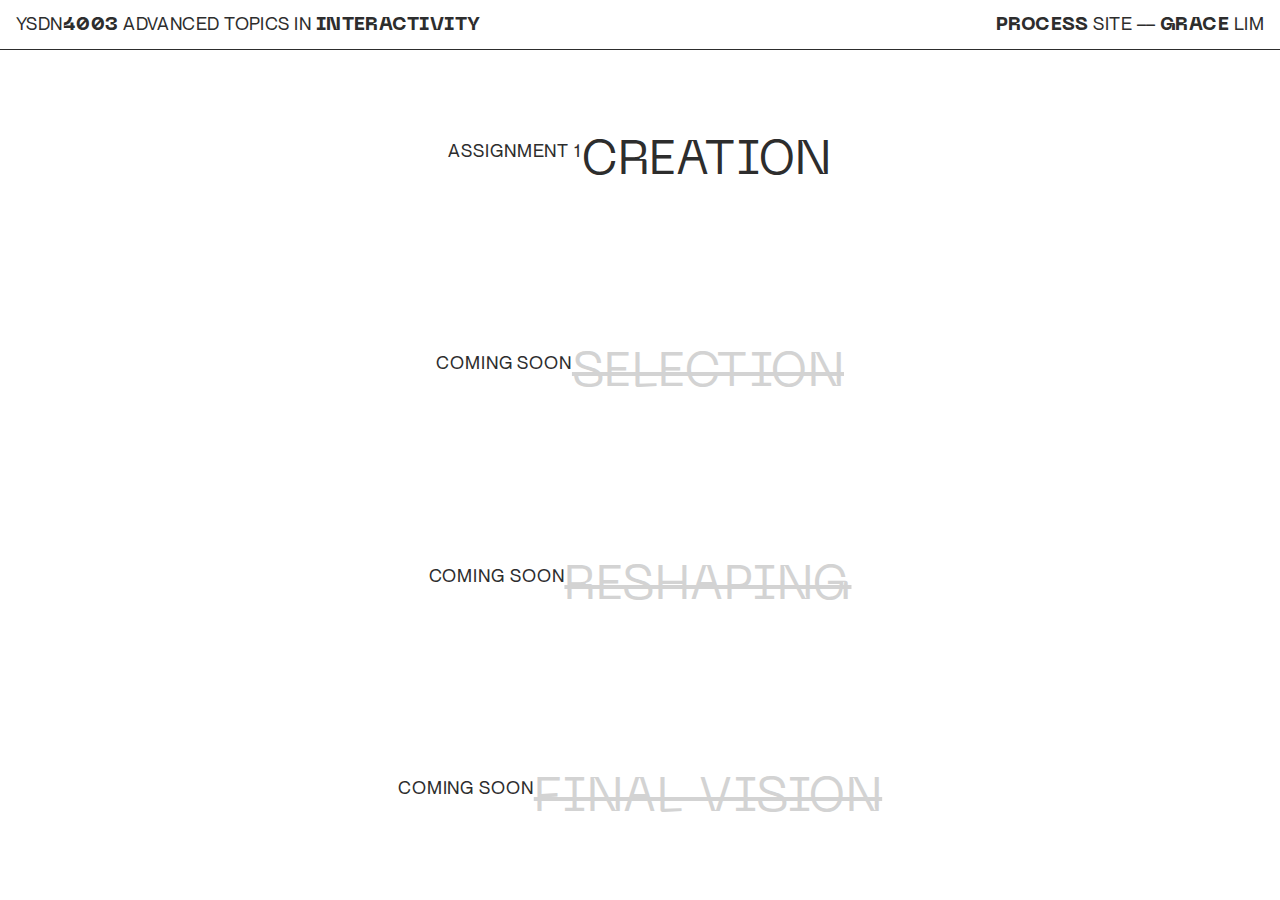
<file: index.html>
<!DOCTYPE html>
<html lang="en">
<head>
    <meta charset="UTF-8">
    <meta name="viewport" content="width=device-width, initial-scale=1.0">
    <link rel="stylesheet" href="reset.css">
    <link rel="stylesheet" href="style.css">
    <title>YSDN4003 GRACE LIM</title>
</head>
<body>
    <header>
        <div class="header-left"><a href="index.html">YSDN<span>4003</span> ADVANCED TOPICS IN <span>INTERACTIVITY</span></a></div>
        <div class="header-right"><span>PROCESS</span> SITE –– <span>GRACE</span> LIM</div>
    </header>

    <div class="work">
        <a href="sylva.html"><h2><sup>ASSIGNMENT 1</sup><span>CREATION</span></h2></a>
        <a href=""><h2><sup>COMING SOON</sup><span class="cs">SELECTION</span></h2></a>
        <a href=""><h2><sup>COMING SOON</sup><span class="cs">RESHAPING</span></h2></a>
        <a href=""><h2><sup>COMING SOON</sup><span class="cs">FINAL VISION</span></h2></a>
    </div>
</body>
</html>
</file>
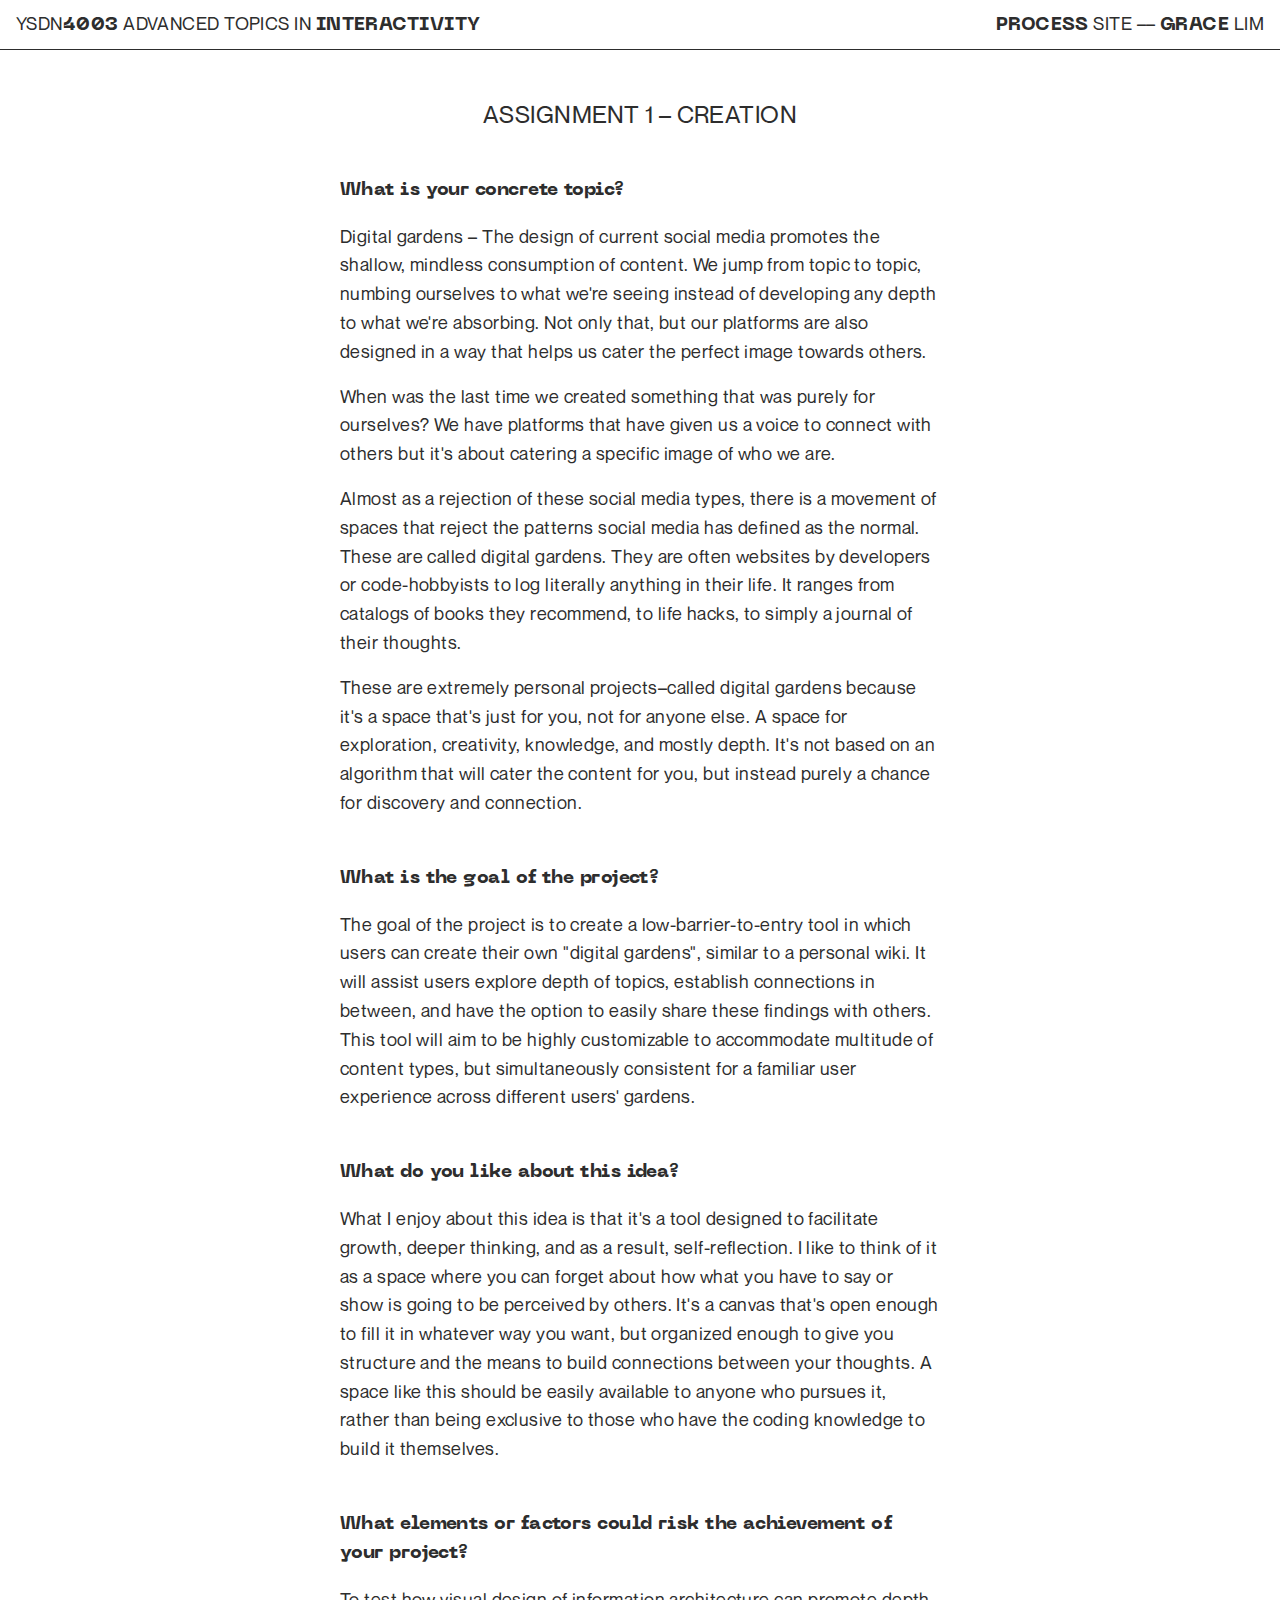
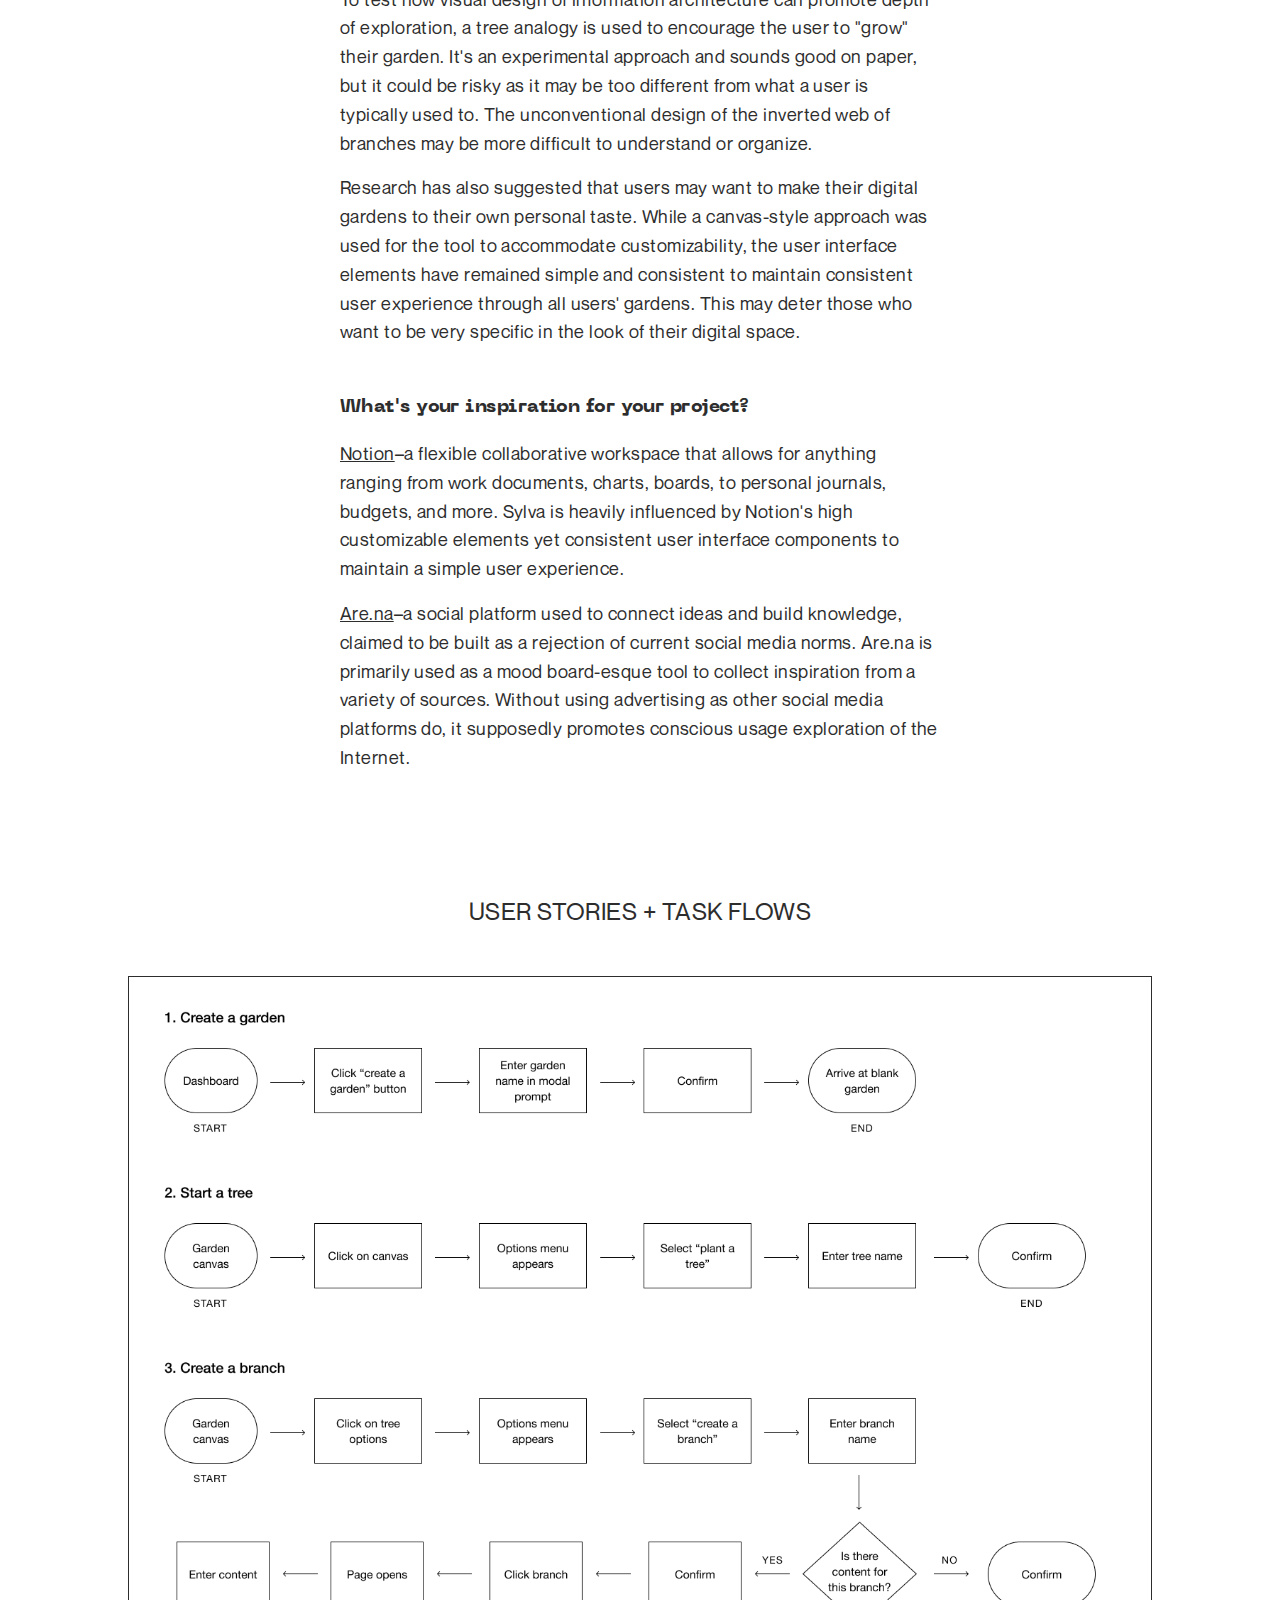
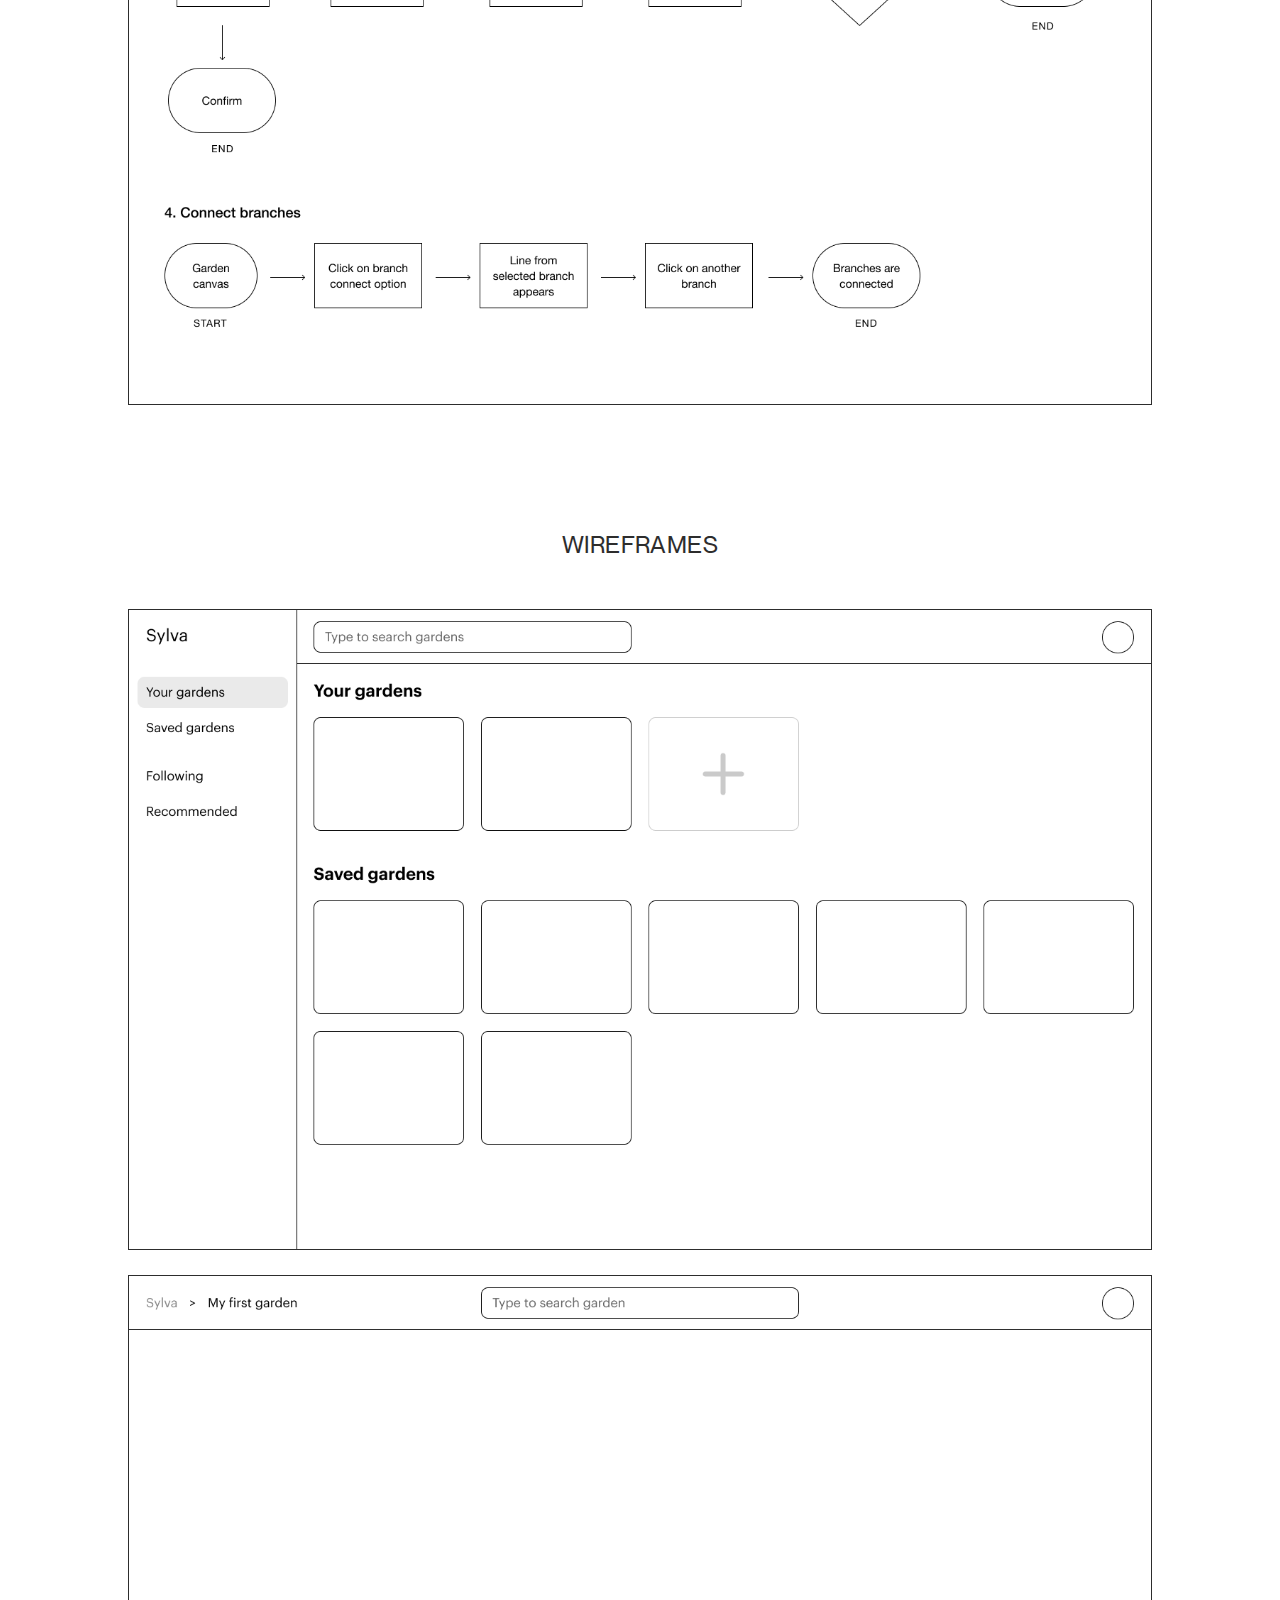
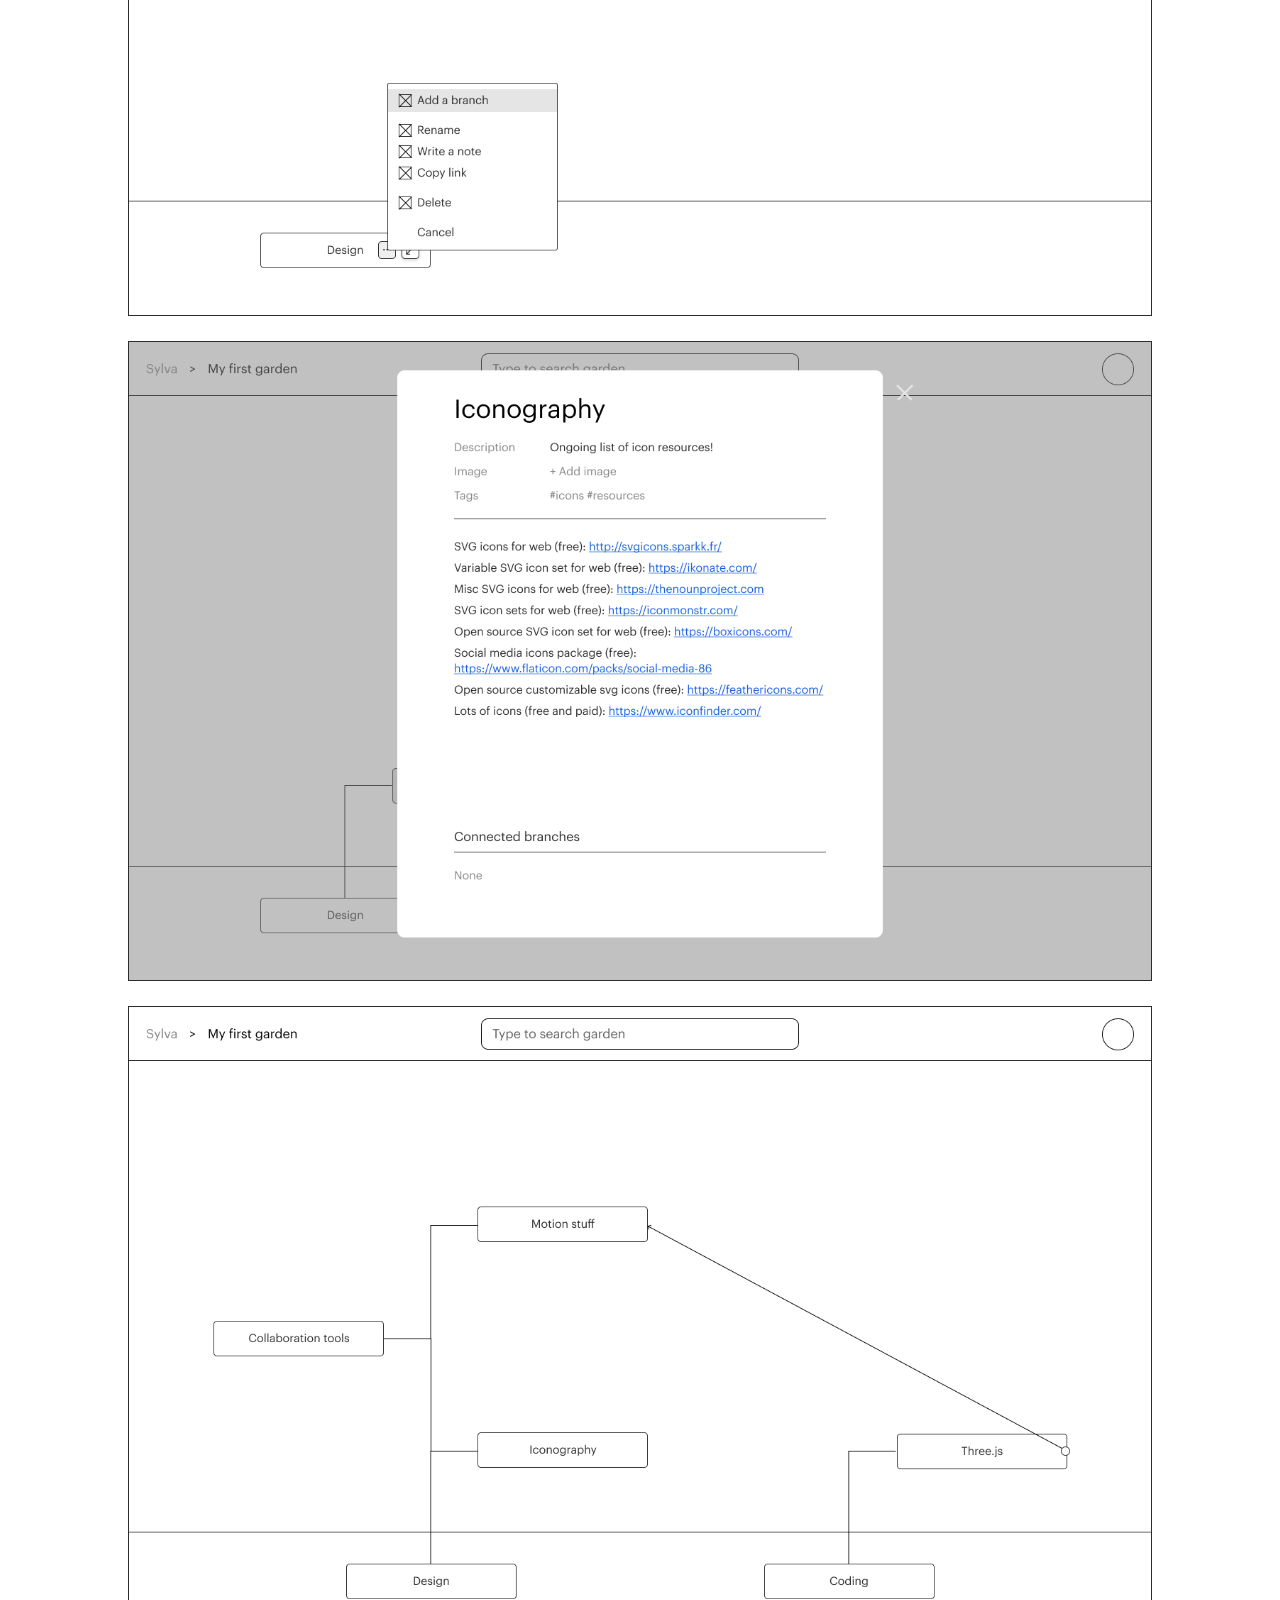
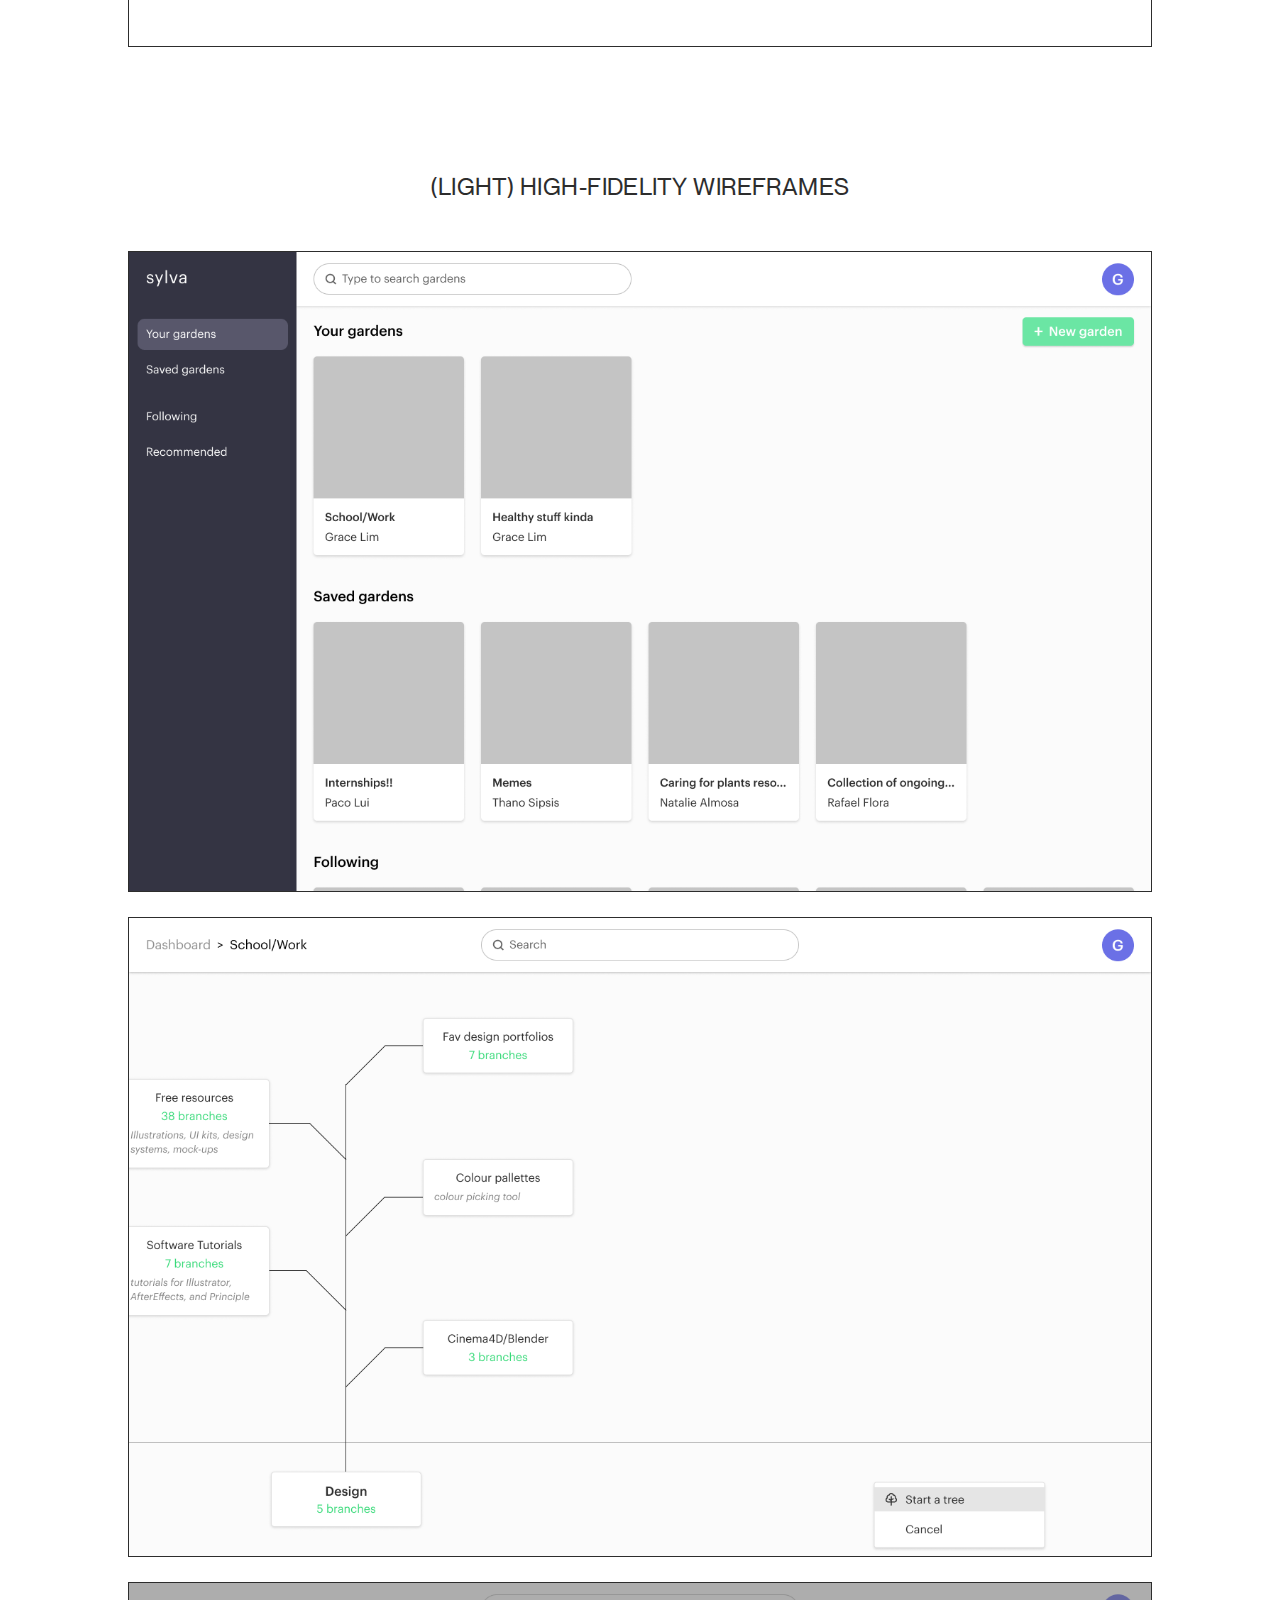
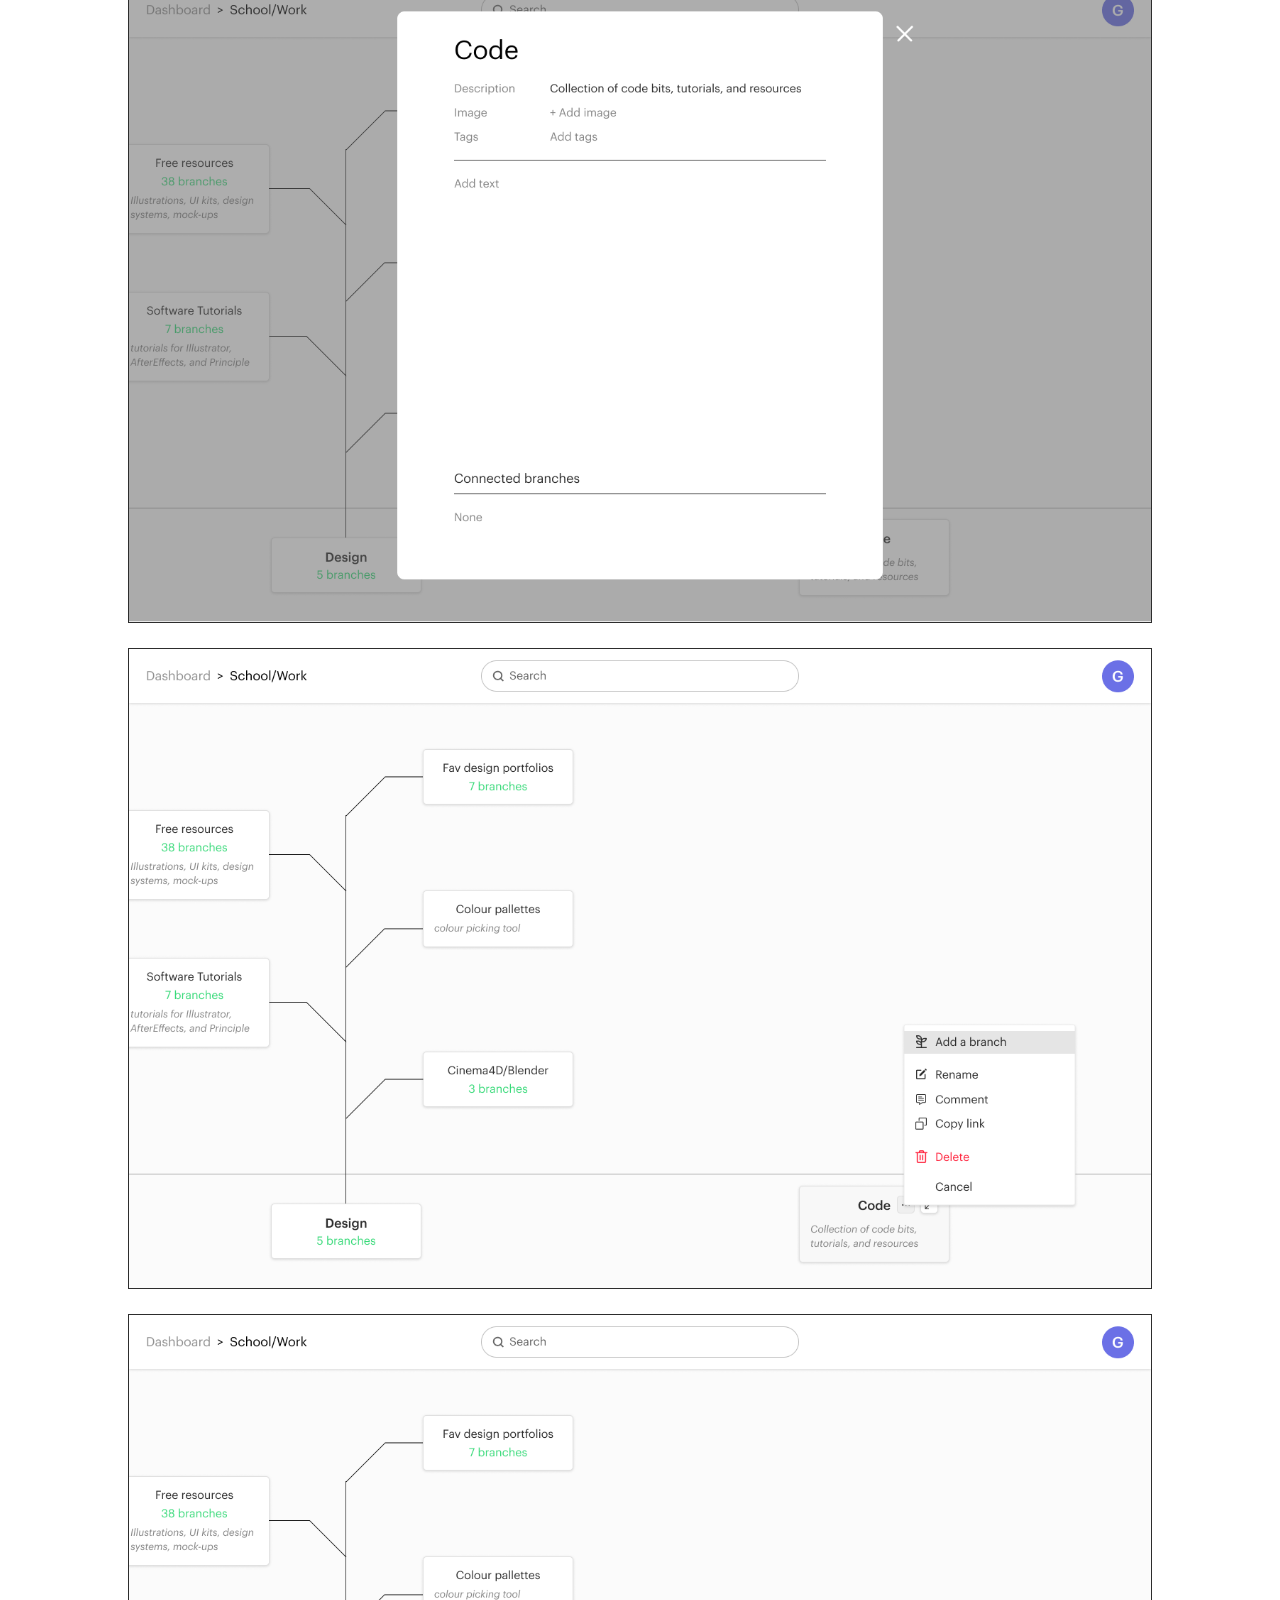
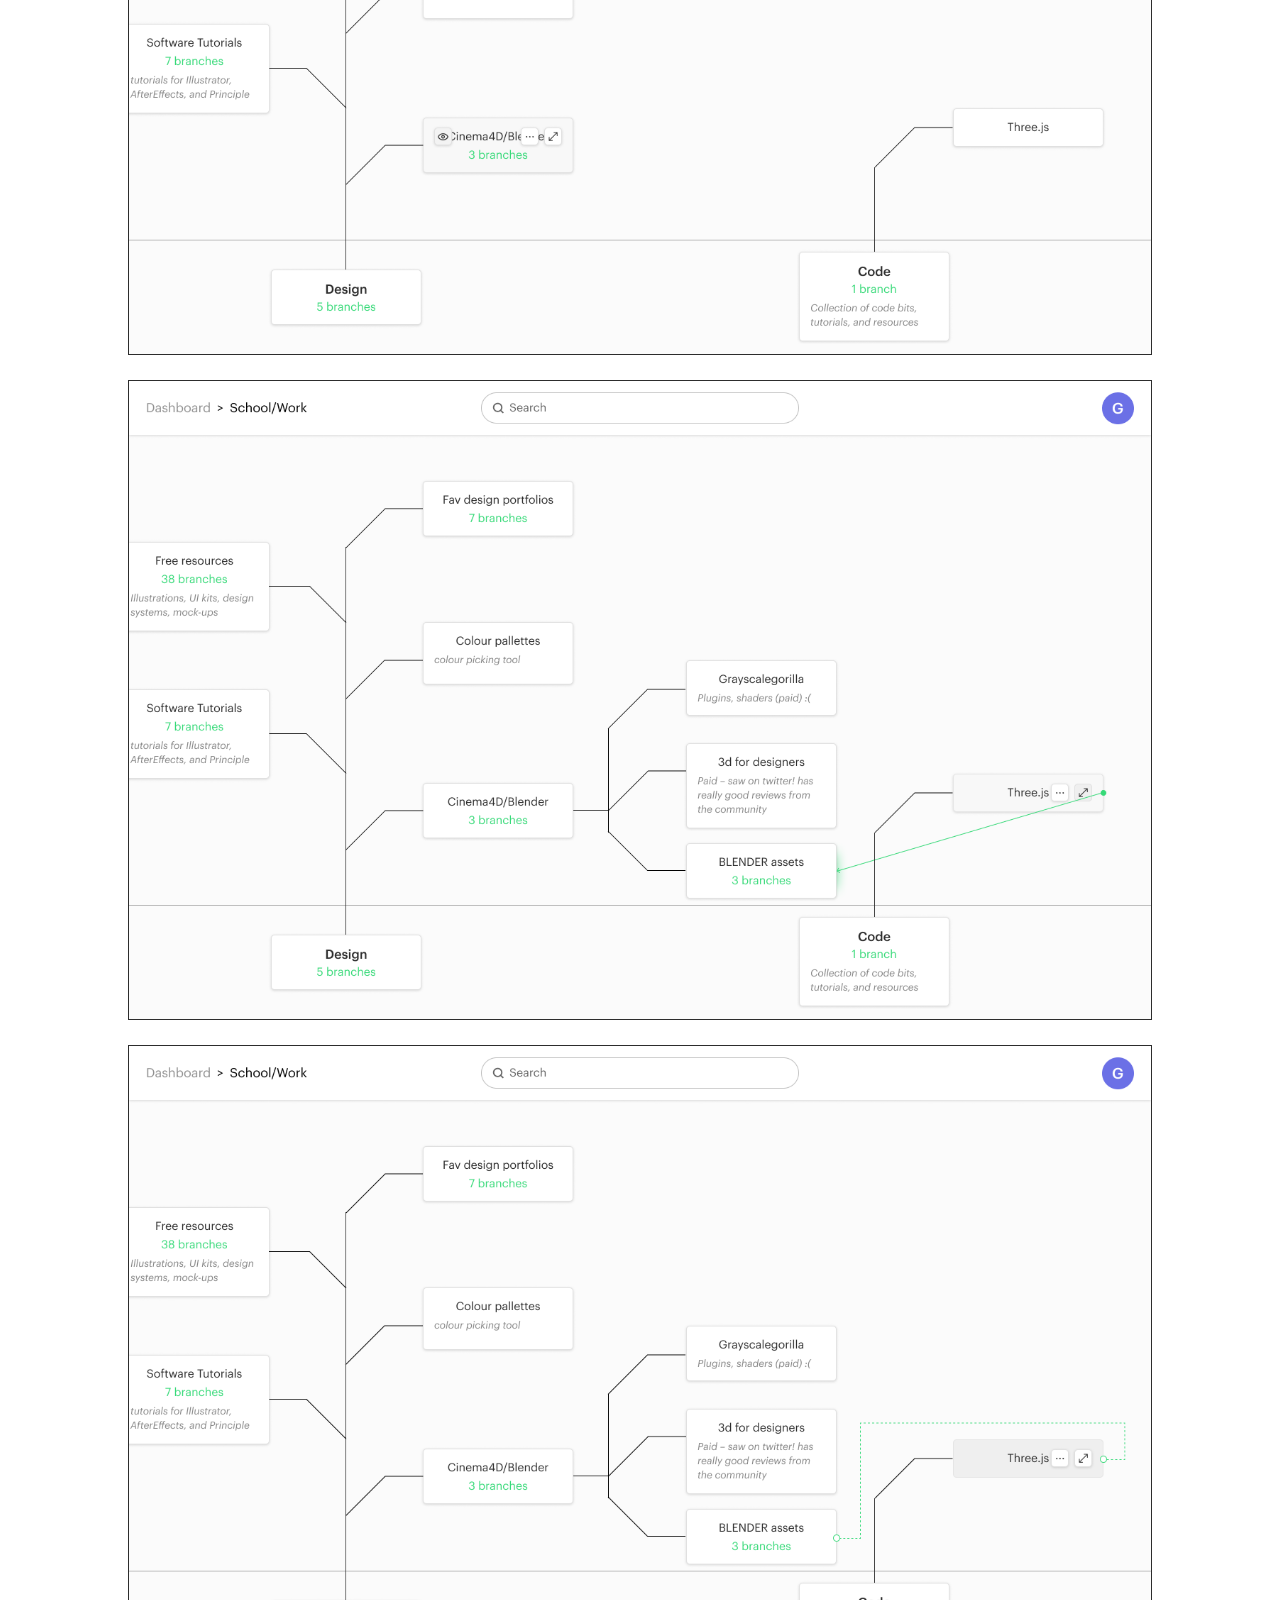
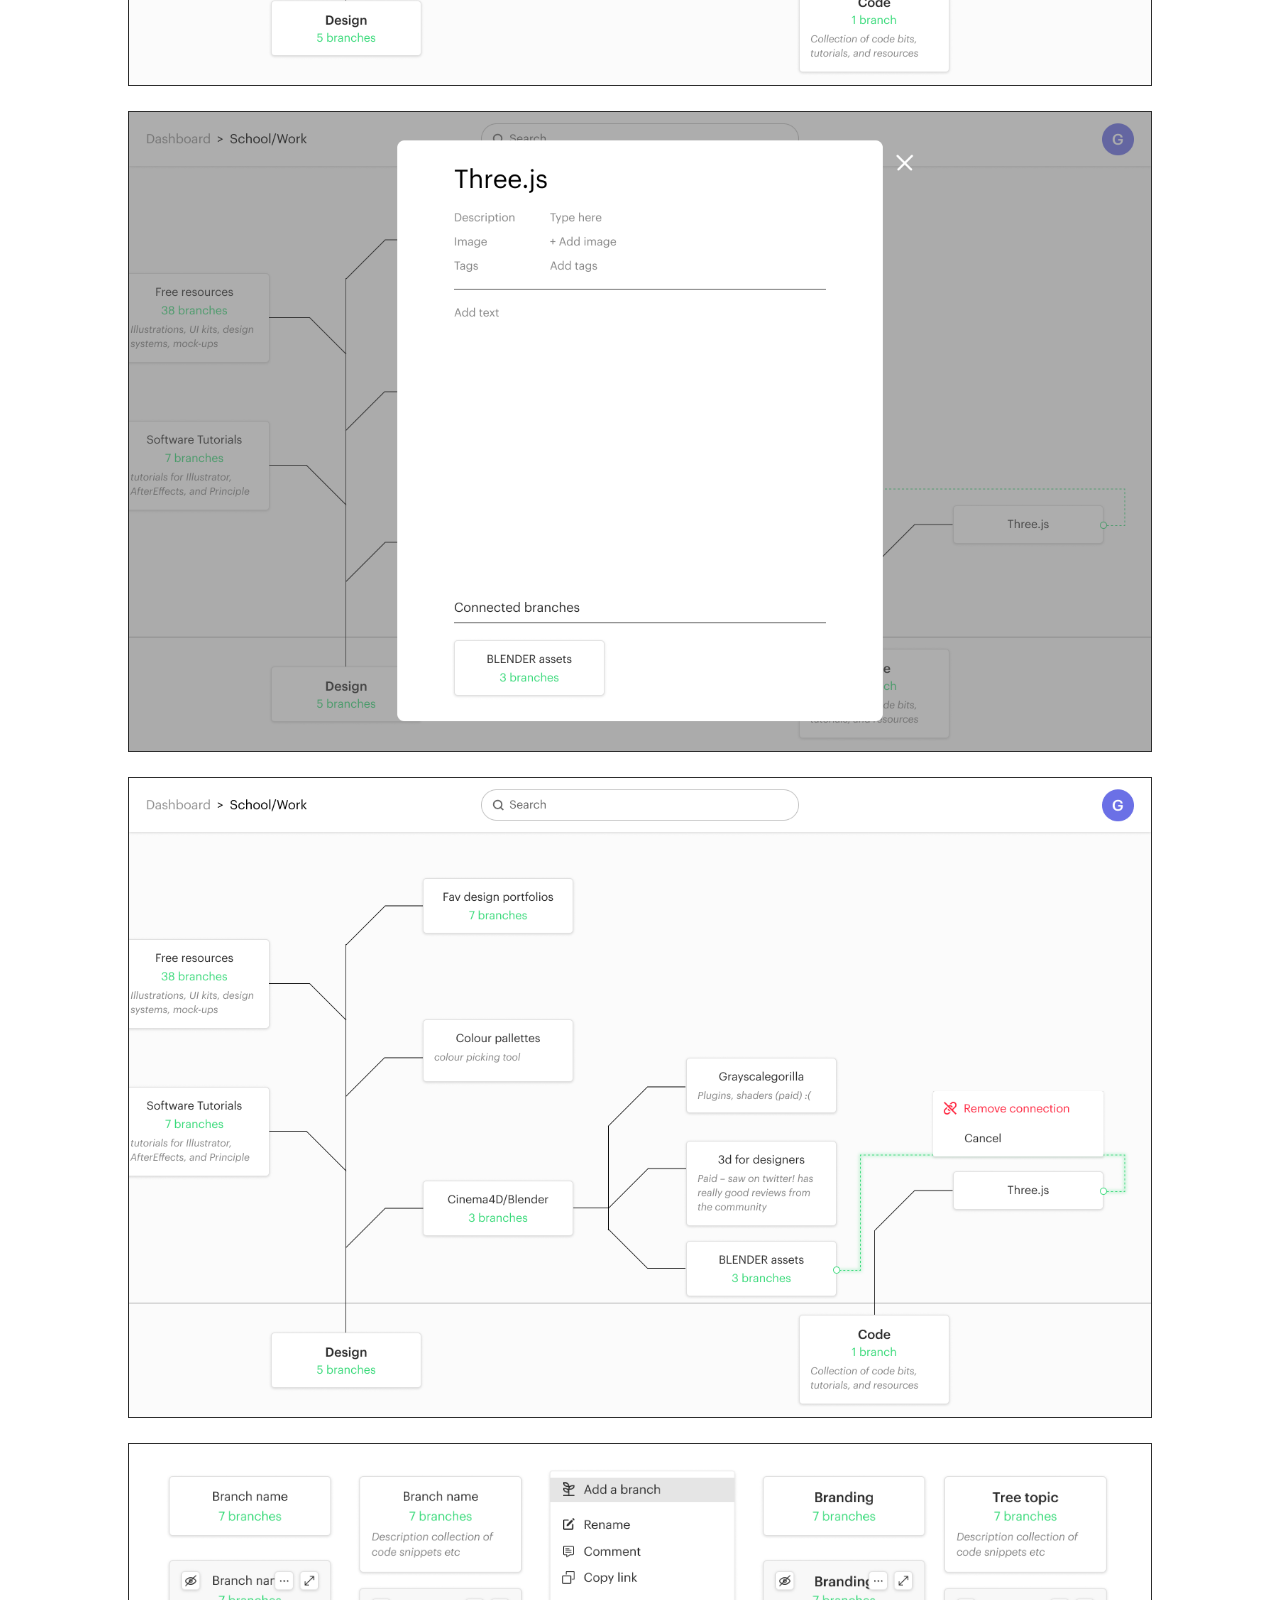
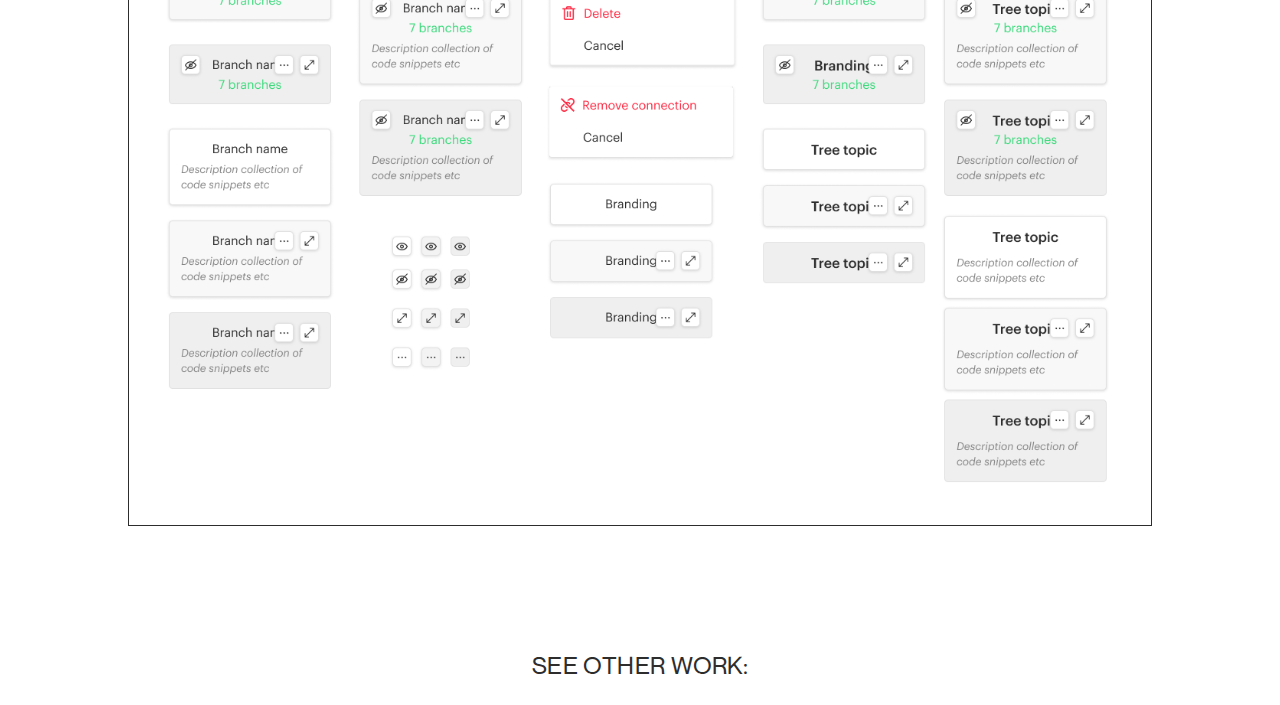
<file: sylva.html>
<!DOCTYPE html>
<html lang="en">
<head>
    <meta charset="UTF-8">
    <meta name="viewport" content="width=device-width, initial-scale=1.0">
    <link rel="stylesheet" href="reset.css">
    <link rel="stylesheet" href="style.css">
    <title>YSDN4003 GRACE LIM</title>
</head>
<body>
    <header>
        <div class="header-left"><a href="index.html">YSDN<span>4003</span> ADVANCED TOPICS IN <span>INTERACTIVITY</span></a></div>
        <div class="header-right"><span>PROCESS</span> SITE –– <span>GRACE</span> LIM</div>
    </header>

    <main class="content">
        <h2>ASSIGNMENT 1 – <span>CREATION</span></h2>
        
        <h3>What is your concrete topic?</h3>
        <p>Digital gardens – The design of current social media promotes the shallow, mindless consumption of content. We jump from topic to topic, numbing ourselves to what we're seeing instead of developing any depth to what we're absorbing. Not only that, but our platforms are also designed in a way that helps us cater the perfect image towards others.</p>
        <p>When was the last time we created something that was purely for ourselves? We have platforms that have given us a voice to connect with others but it's about catering a specific image of who we are.</p>
        <p>Almost as a rejection of these social media types, there is a movement of spaces that reject the patterns social media has defined as the normal. These are called digital gardens. They are often websites by developers or code-hobbyists to log literally anything in their life. It ranges from catalogs of books they recommend, to life hacks, to simply a journal of their thoughts.</p> 
        <p>These are extremely personal projects–called digital gardens because it's a space that's just for you, not for anyone else. A space for exploration, creativity, knowledge, and mostly depth. It's not based on an algorithm that will cater the content for you, but instead purely a chance for discovery and connection.</p>
        
        <h3>What is the goal of the project?</h3>
        <p>The goal of the project is to create a low-barrier-to-entry tool in which users can create their own "digital gardens", similar to a personal wiki. It will assist users explore depth of topics, establish connections in between, and have the option to easily share these findings with others. This tool will aim to be highly customizable to accommodate multitude of content types, but simultaneously consistent for a familiar user experience across different users' gardens.</p>

        <h3>What do you like about this idea?</h3>
        <p>What I enjoy about this idea is that it's a tool designed to facilitate growth, deeper thinking, and as a result, self-reflection. I like to think of it as a space where you can forget about how what you have to say or show is going to be perceived by others. It's a canvas that's open enough to fill it in whatever way you want, but organized enough to give you structure and the means to build connections between your thoughts. A space like this should be easily available to anyone who pursues it, rather than being exclusive to those who have the coding knowledge to build it themselves.</p>

        <h3>What elements or factors could risk the achievement of your project?</h3>
        <p>To test how visual design of information architecture can promote depth of exploration, a tree analogy is used to encourage the user to "grow" their garden. It's an experimental approach and sounds good on paper, but it could be risky as it may be too different from what a user is typically used to. The unconventional design of the inverted web of branches may be more difficult to understand or organize.</p>
        <p>Research has also suggested that users may want to make their digital gardens to their own personal taste. While a canvas-style approach was used for the tool to accommodate customizability, the user interface elements have remained simple and consistent to maintain consistent user experience through all users' gardens. This may deter those who want to be very specific in the look of their digital space.</p>

        <h3>What's your inspiration for your project?</h3>
        <p><a href="https://notion.so">Notion</a>–a flexible collaborative workspace that allows for anything ranging from work documents, charts, boards, to personal journals, budgets, and more. Sylva is heavily influenced by Notion's high customizable elements yet consistent user interface components to maintain a simple user experience.</p>
        <p><a href="https://www.are.na/">Are.na</a>–a social platform used to connect ideas and build knowledge, claimed to be built as a rejection of current social media norms. Are.na is primarily used as a mood board-esque tool to collect inspiration from a variety of sources. Without using advertising as other social media platforms do, it supposedly promotes conscious usage exploration of the Internet.</p>
    </div>
</main>

    <main class="content">
        <h2>USER STORIES + TASK FLOWS</h2>
    </main>

    <div class="image">
        <img src="img/userstories.png">
    </div>

    <main class="content">
        <h2>WIREFRAMES</h2>
    </main>

    <div class="image">
        <img src="img/1_Dashboard.png">
    </div>
    <div class="image">
        <img src="img/3_New branch.png">
    </div>
    <div class="image">
        <img src="img/4_Content entry.png">
    </div>
    <div class="image">
        <img src="img/5_Connecting branches.png">
    </div>

    <main class="content">
        <h2>(LIGHT) HIGH-FIDELITY WIREFRAMES</h2>
    </main>

    <div class="image">
        <img src="img/1-1_Dashboard.png">
    </div>
    <div class="image">
        <img src="img/2-3_New tree.png">
    </div>
    <div class="image">
        <img src="img/3-8_Add content.png">
    </div>
    <div class="image">
        <img src="img/4-6_New branch.png">
    </div>
    <div class="image">
        <img src="img/5-3_Connect branch.png">
    </div>
    <div class="image">
        <img src="img/5-10_Connect branch.png">
    </div>
    <div class="image">
        <img src="img/6-1_Connection.jpg">
    </div>
    <div class="image">
        <img src="img/6-2_Connection.jpg">
    </div>
    <div class="image">
        <img src="img/7-3_Delete connection.png">
    </div>
    <div class="image">
        <img src="img/components.png">
    </div>

    <main class="content">
        <h2>SEE OTHER WORK:</h2>
    </main>
</body>
</html>
</file>
<file: style.css>
@font-face {
    font-family: 'Neue Machina';
    src: url(NeueMachina-Regular.otf);
    font-weight: regular;
}

@font-face {
    font-family: 'Neue Machina';
    src: url(NeueMachina-Ultrabold.otf);
    font-weight: bold;
}

@font-face {
    font-family: 'Neue Montreal';
    src: url(NeueMontreal-Regular.otf);
    font-weight: regular;
}

@font-face {
    font-family: 'Neue Montreal';
    src: url(NeueMontreal-Bold.otf);
    font-weight: bold;
}

body {
    font-family: 'Neue Montreal';
    letter-spacing: 0.025em;
    color: #2d2d2d;
    font-size: 18px;
    height: 100vh;

    line-height: 1.6em;
}

header {
    display: flex;
    justify-content: space-between;
    align-items: center;
    height: 50px;
    border-bottom: 1px solid #2d2d2d;

    position: absolute;
    top: 0;
    width: 100%;
    background-color: white;
}

header div {
    margin: 0 16px;
}

header span {
    font-family: 'Neue Machina';
    font-weight: bold;
}

a {
    text-decoration: none;
    color: #2d2d2d;
}

a:visited {
    color: #2d2d2d;
}

.work {
    height: 100vh;
    display: flex;
    flex-direction: column;
    justify-content: space-around;
    align-items: center;

    padding-top: 50px;
}

.work h2 {
    font-size: 48px;
    font-family: 'Neue Machina';
}

.cs {
    color: lightgrey;
    text-decoration: line-through;
}

.work a:hover {
    text-decoration: underline;
}

sup {
    vertical-align: super;
    font-size: 18px;
    letter-spacing: 0.05em;
    font-family: 'Neue Montreal';
}

main {
    padding: 100px 50px 25px 50px;

    max-width: 700px;
    margin: 0 auto;
}

main h2 {
    font-size: 24px;
    text-align: center;
}

p {
    margin-top: 16px;
}

main h3 {
    margin-top: 48px;
    font-family: 'Neue Machina';
    font-weight: bold;
}

main a {
    text-decoration: underline;
}

img {
    display: block;
    max-width: 100%;
    margin: 25px auto;
    border: 1px solid #2d2d2d;
}

div.image {
    display: block;
    max-width: 80vw;
    margin: 0 auto;
}
</file>
